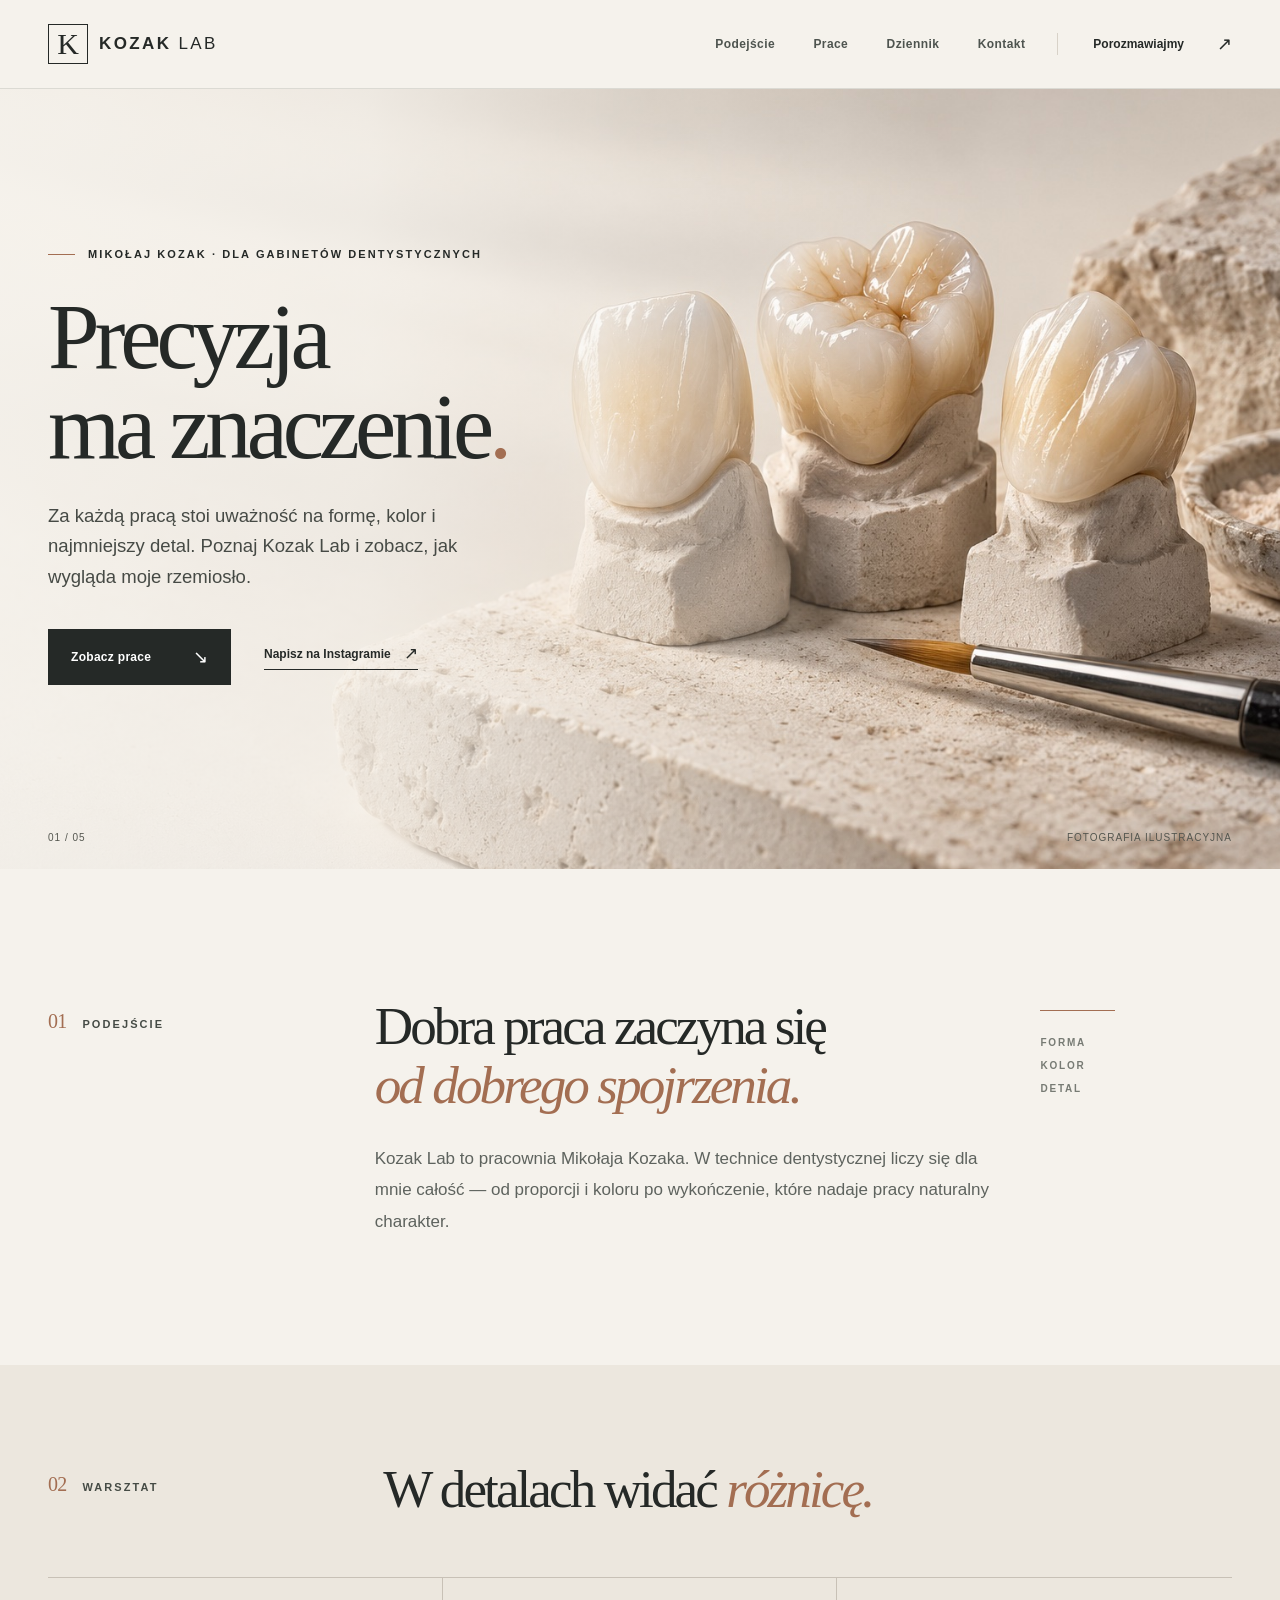
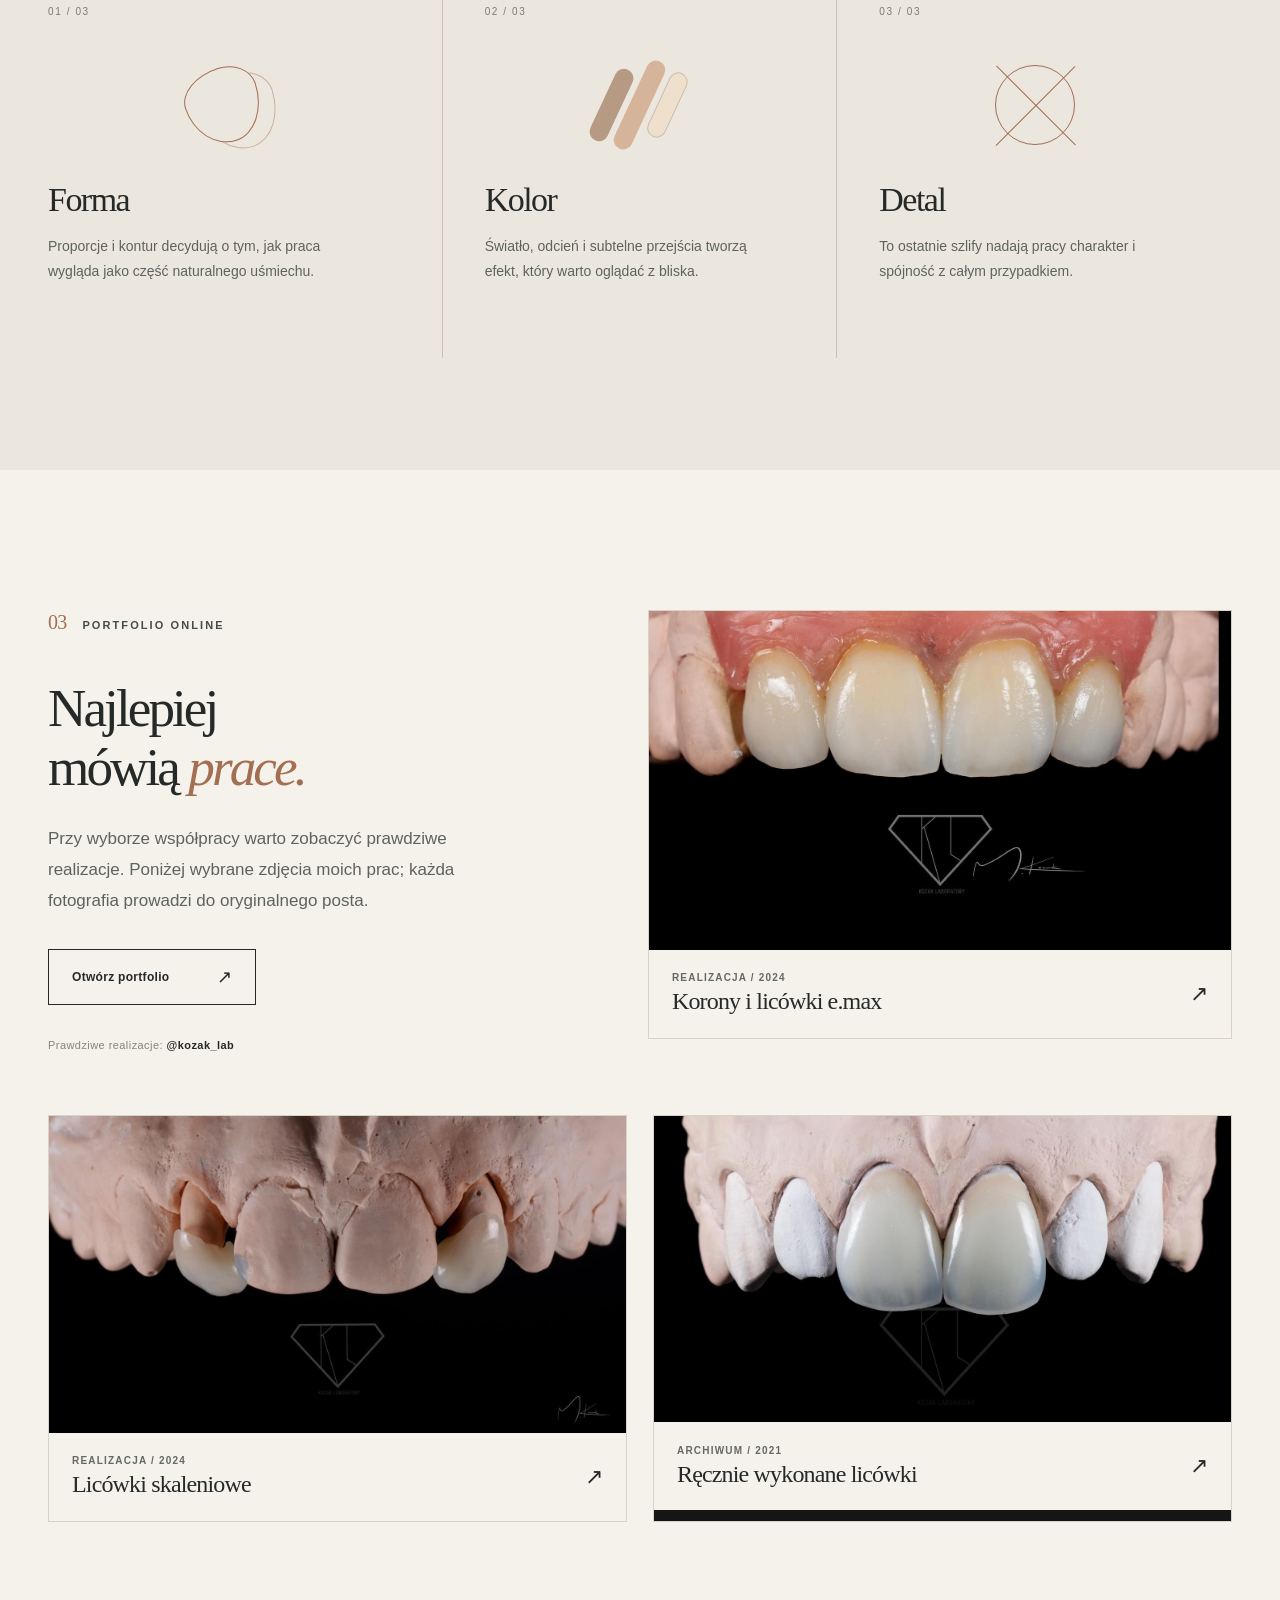
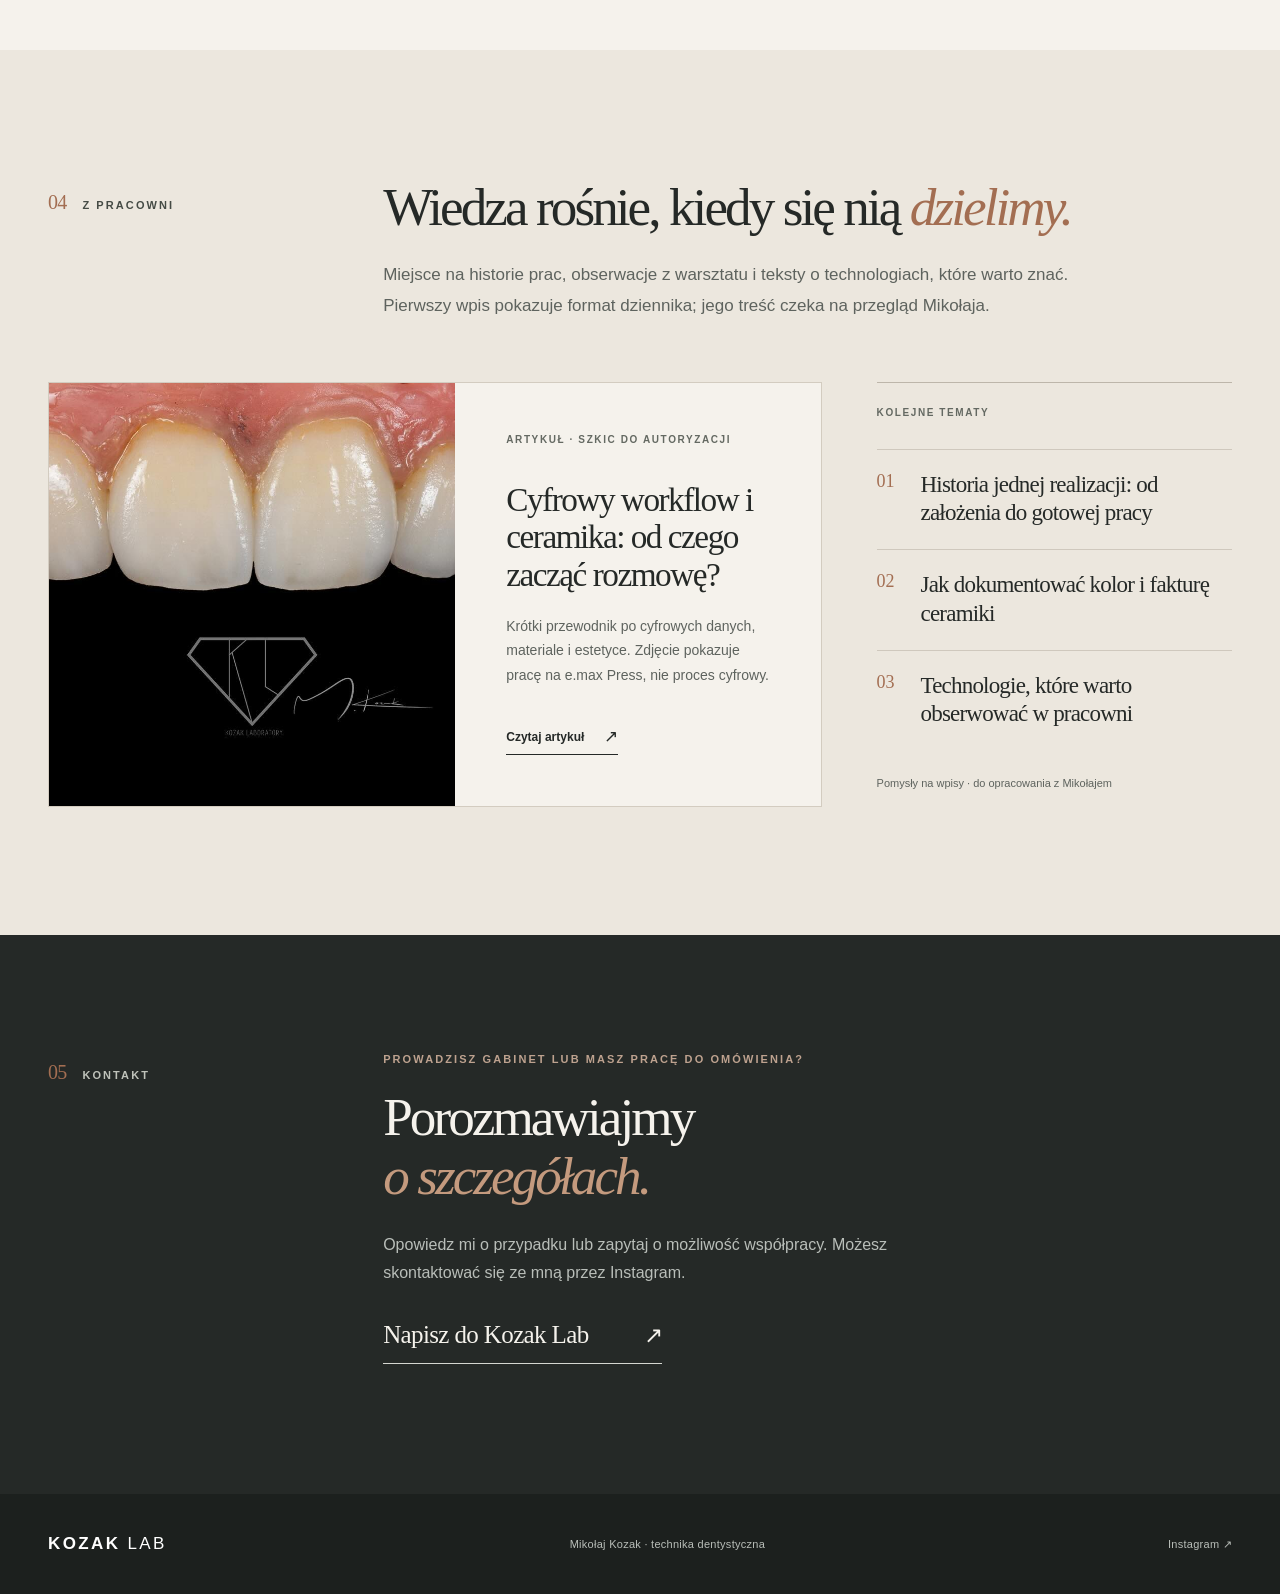
<file: index.html>
<!doctype html>
<html lang="pl">
  <head>
    <meta charset="utf-8" />
    <meta name="viewport" content="width=device-width, initial-scale=1" />
    <meta name="theme-color" content="#f5f2ec" />
    <meta name="description" content="Kozak Lab — prace techniki dentystycznej Mikołaja Kozaka. Poznaj podejście do formy, koloru i detalu oraz zobacz realizacje." />
    <title>Kozak Lab — Mikołaj Kozak, technika dentystyczna</title>
    <link rel="icon" href="assets/favicon.svg" type="image/svg+xml" />
    <link rel="preload" href="assets/ceramic-studio.jpg" as="image" />
    <link rel="stylesheet" href="styles.css" />
  </head>
  <body>
    <a class="skip-link" href="#main">Przejdź do treści</a>

    <header class="site-header">
      <div class="shell header-inner">
        <a class="brand" href="#top" aria-label="Kozak Lab — początek strony">
          <span class="brand-mark" aria-hidden="true">K</span>
          <span class="brand-name">KOZAK <span>LAB</span></span>
        </a>

        <nav class="main-nav" aria-label="Nawigacja główna">
          <a href="#podejscie">Podejście</a>
          <a href="#prace">Prace</a>
          <a href="#dziennik">Dziennik</a>
          <a href="#kontakt">Kontakt</a>
        </nav>

        <a class="header-contact" href="https://www.instagram.com/kozak_lab/" target="_blank" rel="noopener noreferrer" aria-label="Otwórz profil Kozak Lab na Instagramie w nowej karcie">
          Porozmawiajmy <span aria-hidden="true">↗</span>
        </a>
      </div>
    </header>

    <main id="main">
      <section class="hero" id="top" aria-labelledby="hero-title">
        <div class="hero-image" role="img" aria-label="Ilustracyjna fotografia ceramicznych uzupełnień protetycznych na modelach"></div>
        <div class="hero-shade"></div>
        <div class="shell hero-content">
          <p class="eyebrow hero-eyebrow"><span class="line"></span> MIKOŁAJ KOZAK · DLA GABINETÓW DENTYSTYCZNYCH</p>
          <h1 id="hero-title">Precyzja<br />ma znaczenie<span class="period">.</span></h1>
          <p class="hero-intro">Za każdą pracą stoi uważność na formę, kolor i najmniejszy detal. Poznaj Kozak Lab i zobacz, jak wygląda moje rzemiosło.</p>
          <div class="hero-actions">
            <a class="button button-dark" href="#prace">Zobacz prace <span aria-hidden="true">↘</span></a>
            <a class="text-link" href="https://www.instagram.com/kozak_lab/" target="_blank" rel="noopener noreferrer">Napisz na Instagramie <span aria-hidden="true">↗</span></a>
          </div>
        </div>
        <p class="image-note">Fotografia ilustracyjna</p>
        <div class="hero-index" aria-hidden="true">01 / 05</div>
      </section>

      <section class="intro-section section-space" id="podejscie" aria-labelledby="intro-title">
        <div class="shell intro-grid">
          <div class="section-label"><span class="label-number">01</span><span>PODEJŚCIE</span></div>
          <div class="intro-copy">
            <h2 id="intro-title">Dobra praca zaczyna się <em>od dobrego spojrzenia.</em></h2>
            <p>Kozak Lab to pracownia Mikołaja Kozaka. W technice dentystycznej liczy się dla mnie całość — od proporcji i koloru po wykończenie, które nadaje pracy naturalny charakter.</p>
          </div>
          <div class="intro-aside">
            <div class="rule"></div>
            <span>FORMA</span>
            <span>KOLOR</span>
            <span>DETAL</span>
          </div>
        </div>
      </section>

      <section class="principles-section" aria-labelledby="principles-title">
        <div class="shell">
          <div class="section-heading-row">
            <div class="section-label"><span class="label-number">02</span><span>WARSZTAT</span></div>
            <h2 id="principles-title">W detalach widać <em>różnicę.</em></h2>
          </div>
          <div class="principles-grid">
            <article class="principle">
              <span class="principle-number">01 / 03</span>
              <div class="principle-symbol symbol-form" aria-hidden="true"><span></span></div>
              <h3>Forma</h3>
              <p>Proporcje i kontur decydują o tym, jak praca wygląda jako część naturalnego uśmiechu.</p>
            </article>
            <article class="principle">
              <span class="principle-number">02 / 03</span>
              <div class="principle-symbol symbol-colour" aria-hidden="true"><span></span><span></span><span></span></div>
              <h3>Kolor</h3>
              <p>Światło, odcień i subtelne przejścia tworzą efekt, który warto oglądać z bliska.</p>
            </article>
            <article class="principle">
              <span class="principle-number">03 / 03</span>
              <div class="principle-symbol symbol-detail" aria-hidden="true"><span></span></div>
              <h3>Detal</h3>
              <p>To ostatnie szlify nadają pracy charakter i spójność z całym przypadkiem.</p>
            </article>
          </div>
        </div>
      </section>

      <section class="work-section section-space" id="prace" aria-labelledby="work-title">
        <div class="shell work-layout">
          <div class="work-copy">
            <div class="section-label"><span class="label-number">03</span><span>PORTFOLIO ONLINE</span></div>
            <h2 id="work-title">Najlepiej<br />mówią <em>prace.</em></h2>
            <p>Przy wyborze współpracy warto zobaczyć prawdziwe realizacje. Poniżej wybrane zdjęcia moich prac; każda fotografia prowadzi do oryginalnego posta.</p>
            <a class="button button-outline" href="https://www.instagram.com/kozak_lab/" target="_blank" rel="noopener noreferrer">Otwórz portfolio <span aria-hidden="true">↗</span></a>
            <p class="work-source">Prawdziwe realizacje: <strong>@kozak_lab</strong></p>
          </div>
          <a class="work-card work-card-feature" href="https://www.instagram.com/kozak_lab/p/C6Lt3WttWBO/" target="_blank" rel="noopener noreferrer" aria-label="Zobacz oryginalny post: korony i licówki e.max">
            <img src="assets/instagram-emax-crowns-veneers.jpg" alt="Korony i licówki e.max na modelu dentystycznym" width="1440" height="838" loading="lazy" />
            <span class="work-card-caption"><span><small>REALIZACJA / 2024</small><strong>Korony i licówki e.max</strong></span><span class="work-card-arrow" aria-hidden="true">↗</span></span>
          </a>
        </div>
        <div class="shell work-gallery" role="group" aria-label="Więcej prac Mikołaja Kozaka">
          <a class="work-card" href="https://www.instagram.com/kozak_lab/p/C5WOCHLNJHn/" target="_blank" rel="noopener noreferrer" aria-label="Zobacz oryginalny post: licówki skaleniowe z 2024 roku">
            <img src="assets/instagram-feldspathic-veneers-2024.jpg" alt="Dwie licówki skaleniowe na modelu dentystycznym" width="1440" height="790" loading="lazy" />
            <span class="work-card-caption"><span><small>REALIZACJA / 2024</small><strong>Licówki skaleniowe</strong></span><span class="work-card-arrow" aria-hidden="true">↗</span></span>
          </a>
          <a class="work-card" href="https://www.instagram.com/kozak_lab/p/COilRUqpZaP/" target="_blank" rel="noopener noreferrer" aria-label="Zobacz oryginalny post: ręcznie wykonane licówki skaleniowe z 2021 roku">
            <img src="assets/instagram-feldspathic-veneers-2021.jpg" alt="Dwie ręcznie wykonane licówki skaleniowe na modelu dentystycznym" width="1440" height="764" loading="lazy" />
            <span class="work-card-caption"><span><small>ARCHIWUM / 2021</small><strong>Ręcznie wykonane licówki</strong></span><span class="work-card-arrow" aria-hidden="true">↗</span></span>
          </a>
        </div>
      </section>

      <section class="journal-section section-space" id="dziennik" aria-labelledby="journal-title">
        <div class="shell journal-heading">
          <div class="section-label"><span class="label-number">04</span><span>Z PRACOWNI</span></div>
          <div>
            <h2 id="journal-title">Wiedza rośnie, kiedy się nią <em>dzielimy.</em></h2>
            <p>Miejsce na historie prac, obserwacje z warsztatu i teksty o technologiach, które warto znać. Pierwszy wpis pokazuje format dziennika; jego treść czeka na przegląd Mikołaja.</p>
          </div>
        </div>
        <div class="shell journal-grid">
          <article class="journal-feature">
            <div class="journal-feature-image">
              <img src="assets/instagram-emax-crowns-veneers.jpg" alt="Korony i licówki ceramiczne na modelu dentystycznym" width="1440" height="838" loading="lazy" />
            </div>
            <div class="journal-feature-copy">
              <p class="journal-meta">ARTYKUŁ · SZKIC DO AUTORYZACJI</p>
              <h3><a href="artykuly/cyfrowy-workflow-i-ceramika.html">Cyfrowy workflow i ceramika: od czego zacząć rozmowę?</a></h3>
              <p>Krótki przewodnik po cyfrowych danych, materiale i estetyce. Zdjęcie pokazuje pracę na e.max Press, nie proces cyfrowy.</p>
              <a class="journal-read" href="artykuly/cyfrowy-workflow-i-ceramika.html">Czytaj artykuł <span aria-hidden="true">↗</span></a>
            </div>
          </article>
          <aside class="journal-aside" aria-label="Tematy na przyszłe wpisy">
            <p class="journal-aside-label">KOLEJNE TEMATY</p>
            <div><span>01</span><p>Historia jednej realizacji: od założenia do gotowej pracy</p></div>
            <div><span>02</span><p>Jak dokumentować kolor i fakturę ceramiki</p></div>
            <div><span>03</span><p>Technologie, które warto obserwować w pracowni</p></div>
            <small>Pomysły na wpisy · do opracowania z Mikołajem</small>
          </aside>
        </div>
      </section>

      <section class="contact-section" id="kontakt" aria-labelledby="contact-title">
        <div class="shell contact-inner">
          <div class="section-label light"><span class="label-number">05</span><span>KONTAKT</span></div>
          <div class="contact-main">
            <p class="contact-kicker">PROWADZISZ GABINET LUB MASZ PRACĘ DO OMÓWIENIA?</p>
            <h2 id="contact-title">Porozmawiajmy<br /><em>o szczegółach.</em></h2>
            <p>Opowiedz mi o przypadku lub zapytaj o możliwość współpracy. Możesz skontaktować się ze mną przez Instagram.</p>
            <a class="contact-link" href="https://www.instagram.com/kozak_lab/" target="_blank" rel="noopener noreferrer">Napisz do Kozak Lab <span aria-hidden="true">↗</span></a>
          </div>
        </div>
      </section>
    </main>

    <footer class="site-footer">
      <div class="shell footer-inner">
        <a class="footer-brand" href="#top">KOZAK <span>LAB</span></a>
        <p>Mikołaj Kozak · technika dentystyczna</p>
        <a href="https://www.instagram.com/kozak_lab/" target="_blank" rel="noopener noreferrer">Instagram ↗</a>
      </div>
    </footer>
  </body>
</html>
</file>
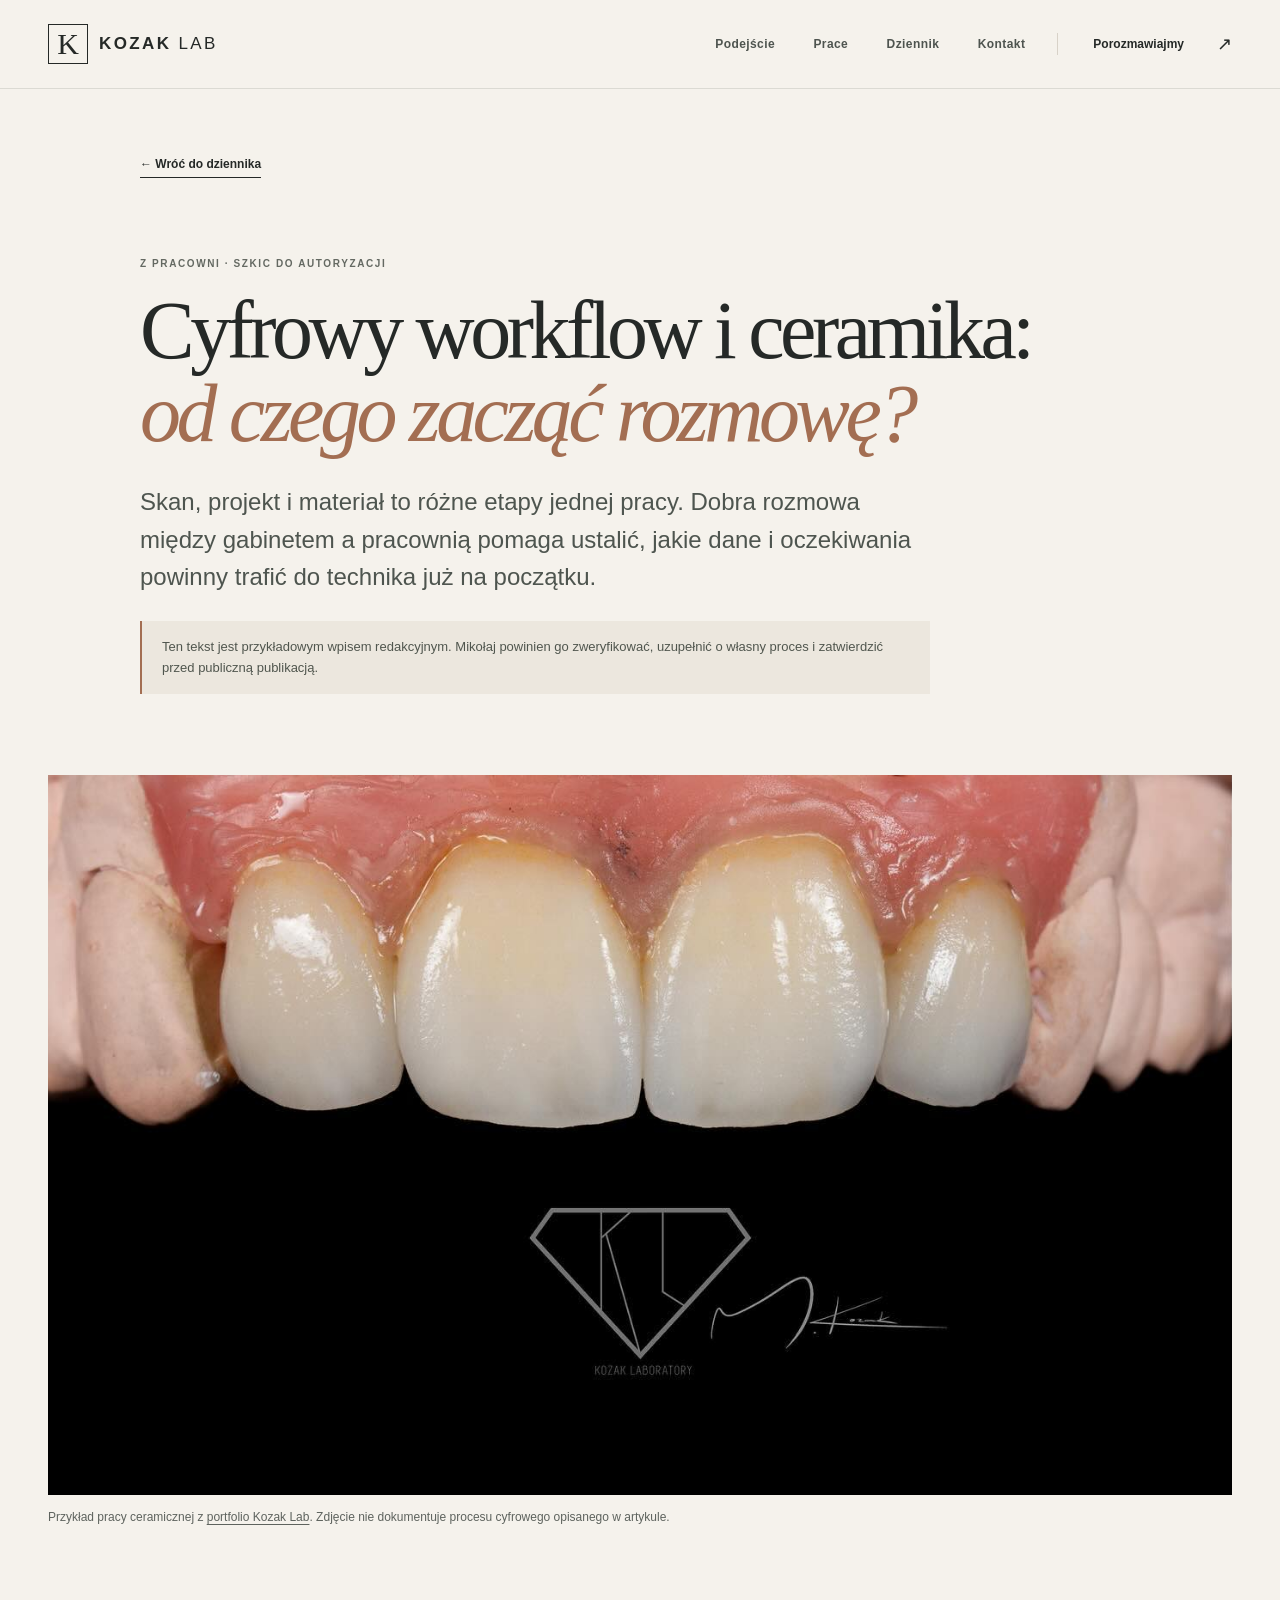
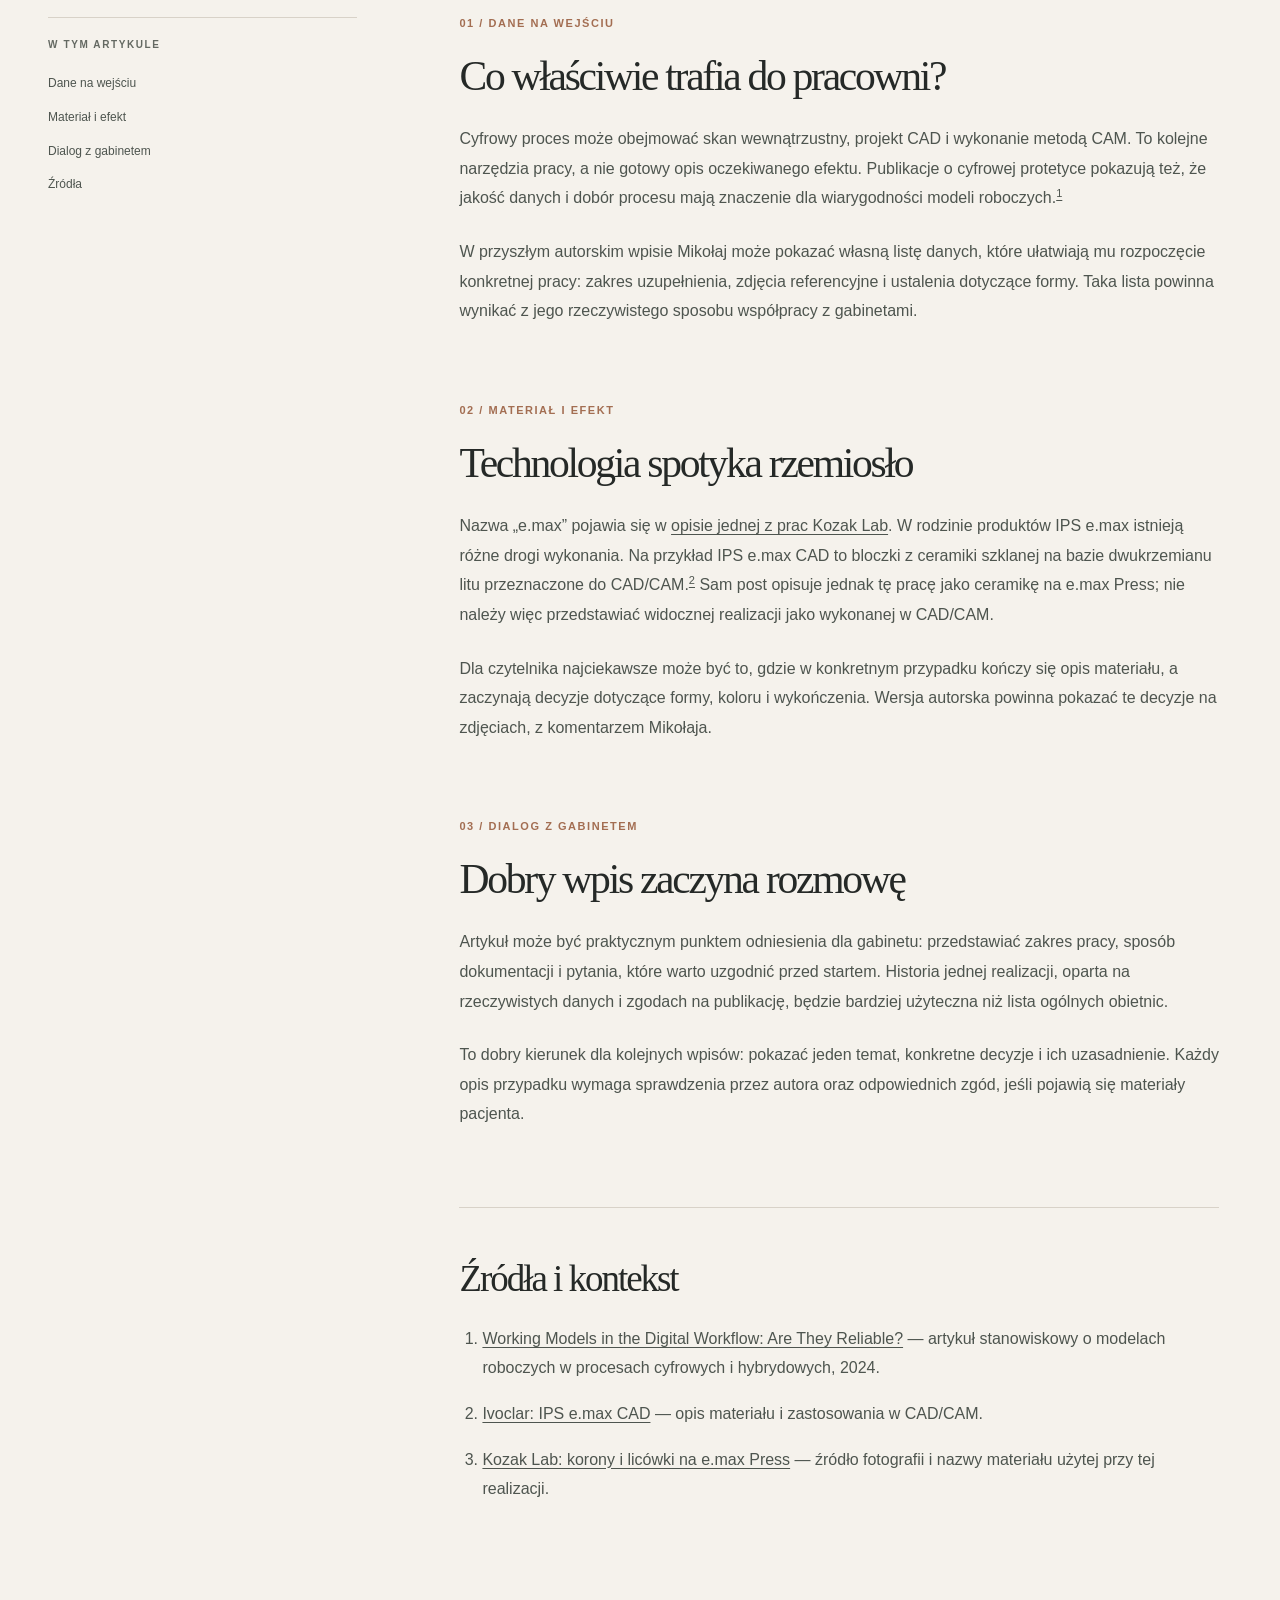
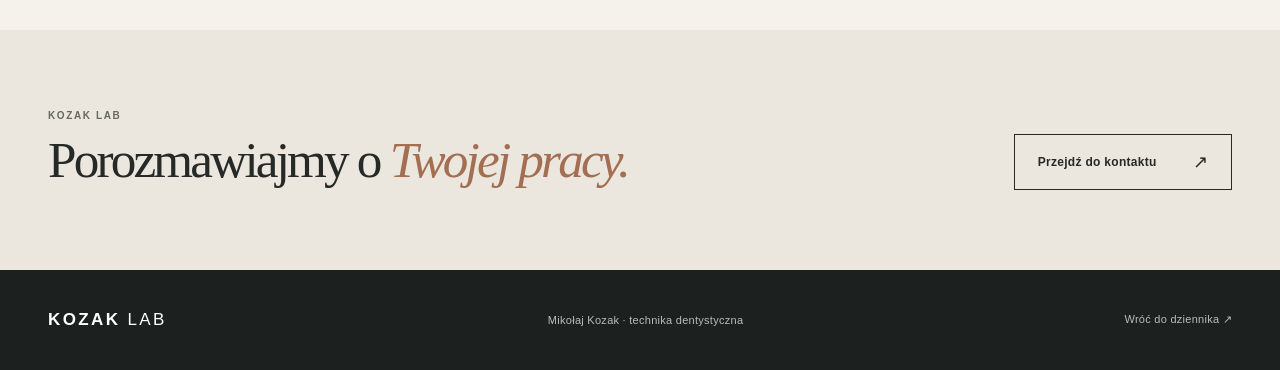
<file: artykuly/cyfrowy-workflow-i-ceramika.html>
<!doctype html>
<html lang="pl">
  <head>
    <meta charset="utf-8" />
    <meta name="viewport" content="width=device-width, initial-scale=1" />
    <meta name="theme-color" content="#f5f2ec" />
    <meta name="robots" content="noindex,nofollow" />
    <meta name="description" content="Szkic artykułu Kozak Lab o rozmowie między gabinetem a pracownią przy cyfrowym workflow i pracy ceramicznej." />
    <title>Cyfrowy workflow i ceramika — Kozak Lab</title>
    <link rel="icon" href="../assets/favicon.svg" type="image/svg+xml" />
    <link rel="stylesheet" href="../styles.css" />
  </head>
  <body>
    <a class="skip-link" href="#main">Przejdź do treści</a>
    <header class="site-header">
      <div class="shell header-inner">
        <a class="brand" href="../index.html#top" aria-label="Kozak Lab — strona główna">
          <span class="brand-mark" aria-hidden="true">K</span>
          <span class="brand-name">KOZAK <span>LAB</span></span>
        </a>
        <nav class="main-nav" aria-label="Nawigacja główna">
          <a href="../index.html#podejscie">Podejście</a>
          <a href="../index.html#prace">Prace</a>
          <a href="../index.html#dziennik">Dziennik</a>
          <a href="../index.html#kontakt">Kontakt</a>
        </nav>
        <a class="header-contact" href="../index.html#kontakt">Porozmawiajmy <span aria-hidden="true">↗</span></a>
      </div>
    </header>

    <main id="main">
      <article class="article-page">
        <div class="shell article-top">
          <a class="article-back" href="../index.html#dziennik">← Wróć do dziennika</a>
          <p class="journal-meta">Z PRACOWNI · SZKIC DO AUTORYZACJI</p>
          <h1>Cyfrowy workflow i ceramika: <em>od czego zacząć rozmowę?</em></h1>
          <p class="article-lead">Skan, projekt i materiał to różne etapy jednej pracy. Dobra rozmowa między gabinetem a pracownią pomaga ustalić, jakie dane i oczekiwania powinny trafić do technika już na początku.</p>
          <p class="article-draft">Ten tekst jest przykładowym wpisem redakcyjnym. Mikołaj powinien go zweryfikować, uzupełnić o własny proces i zatwierdzić przed publiczną publikacją.</p>
        </div>

        <figure class="article-figure shell">
          <img src="../assets/instagram-emax-crowns-veneers.jpg" alt="Korony i licówki ceramiczne na modelu dentystycznym" width="1440" height="838" />
          <figcaption>Przykład pracy ceramicznej z <a href="https://www.instagram.com/kozak_lab/p/C6Lt3WttWBO/" target="_blank" rel="noopener noreferrer">portfolio Kozak Lab</a>. Zdjęcie nie dokumentuje procesu cyfrowego opisanego w artykule.</figcaption>
        </figure>

        <div class="shell article-layout">
          <aside class="article-toc" aria-label="Spis treści">
            <span>W TYM ARTYKULE</span>
            <a href="#dane">Dane na wejściu</a>
            <a href="#material">Materiał i efekt</a>
            <a href="#dialog">Dialog z gabinetem</a>
            <a href="#zrodla">Źródła</a>
          </aside>
          <div class="article-body">
            <section id="dane" aria-labelledby="dane-title">
              <p class="article-step">01 / DANE NA WEJŚCIU</p>
              <h2 id="dane-title">Co właściwie trafia do pracowni?</h2>
              <p>Cyfrowy proces może obejmować skan wewnątrzustny, projekt CAD i wykonanie metodą CAM. To kolejne narzędzia pracy, a nie gotowy opis oczekiwanego efektu. Publikacje o cyfrowej protetyce pokazują też, że jakość danych i dobór procesu mają znaczenie dla wiarygodności modeli roboczych.<sup><a href="#source-1" aria-label="Przejdź do źródła 1">1</a></sup></p>
              <p>W przyszłym autorskim wpisie Mikołaj może pokazać własną listę danych, które ułatwiają mu rozpoczęcie konkretnej pracy: zakres uzupełnienia, zdjęcia referencyjne i ustalenia dotyczące formy. Taka lista powinna wynikać z jego rzeczywistego sposobu współpracy z gabinetami.</p>
            </section>

            <section id="material" aria-labelledby="material-title">
              <p class="article-step">02 / MATERIAŁ I EFEKT</p>
              <h2 id="material-title">Technologia spotyka rzemiosło</h2>
              <p>Nazwa „e.max” pojawia się w <a href="https://www.instagram.com/kozak_lab/p/C6Lt3WttWBO/" target="_blank" rel="noopener noreferrer">opisie jednej z prac Kozak Lab</a>. W rodzinie produktów IPS e.max istnieją różne drogi wykonania. Na przykład IPS e.max CAD to bloczki z ceramiki szklanej na bazie dwukrzemianu litu przeznaczone do CAD/CAM.<sup><a href="#source-2" aria-label="Przejdź do źródła 2">2</a></sup> Sam post opisuje jednak tę pracę jako ceramikę na e.max Press; nie należy więc przedstawiać widocznej realizacji jako wykonanej w CAD/CAM.</p>
              <p>Dla czytelnika najciekawsze może być to, gdzie w konkretnym przypadku kończy się opis materiału, a zaczynają decyzje dotyczące formy, koloru i wykończenia. Wersja autorska powinna pokazać te decyzje na zdjęciach, z komentarzem Mikołaja.</p>
            </section>

            <section id="dialog" aria-labelledby="dialog-title">
              <p class="article-step">03 / DIALOG Z GABINETEM</p>
              <h2 id="dialog-title">Dobry wpis zaczyna rozmowę</h2>
              <p>Artykuł może być praktycznym punktem odniesienia dla gabinetu: przedstawiać zakres pracy, sposób dokumentacji i pytania, które warto uzgodnić przed startem. Historia jednej realizacji, oparta na rzeczywistych danych i zgodach na publikację, będzie bardziej użyteczna niż lista ogólnych obietnic.</p>
              <p>To dobry kierunek dla kolejnych wpisów: pokazać jeden temat, konkretne decyzje i ich uzasadnienie. Każdy opis przypadku wymaga sprawdzenia przez autora oraz odpowiednich zgód, jeśli pojawią się materiały pacjenta.</p>
            </section>

            <section class="article-sources" id="zrodla" aria-labelledby="sources-title">
              <h2 id="sources-title">Źródła i kontekst</h2>
              <ol>
                <li id="source-1"><a href="https://pubmed.ncbi.nlm.nih.gov/38787588/" target="_blank" rel="noopener noreferrer">Working Models in the Digital Workflow: Are They Reliable?</a> — artykuł stanowiskowy o modelach roboczych w procesach cyfrowych i hybrydowych, 2024.</li>
                <li id="source-2"><a href="https://www.ivoclar.com/en_gb/ipsemaxcad" target="_blank" rel="noopener noreferrer">Ivoclar: IPS e.max CAD</a> — opis materiału i zastosowania w CAD/CAM.</li>
                <li><a href="https://www.instagram.com/kozak_lab/p/C6Lt3WttWBO/" target="_blank" rel="noopener noreferrer">Kozak Lab: korony i licówki na e.max Press</a> — źródło fotografii i nazwy materiału użytej przy tej realizacji.</li>
              </ol>
            </section>
          </div>
        </div>
      </article>

      <section class="article-next">
        <div class="shell article-next-inner">
          <div><p class="journal-meta">KOZAK LAB</p><h2>Porozmawiajmy o <em>Twojej pracy.</em></h2></div>
          <a class="button button-outline" href="../index.html#kontakt">Przejdź do kontaktu <span aria-hidden="true">↗</span></a>
        </div>
      </section>
    </main>

    <footer class="site-footer">
      <div class="shell footer-inner">
        <a class="footer-brand" href="../index.html#top">KOZAK <span>LAB</span></a>
        <p>Mikołaj Kozak · technika dentystyczna</p>
        <a href="../index.html#dziennik">Wróć do dziennika ↗</a>
      </div>
    </footer>
  </body>
</html>
</file>
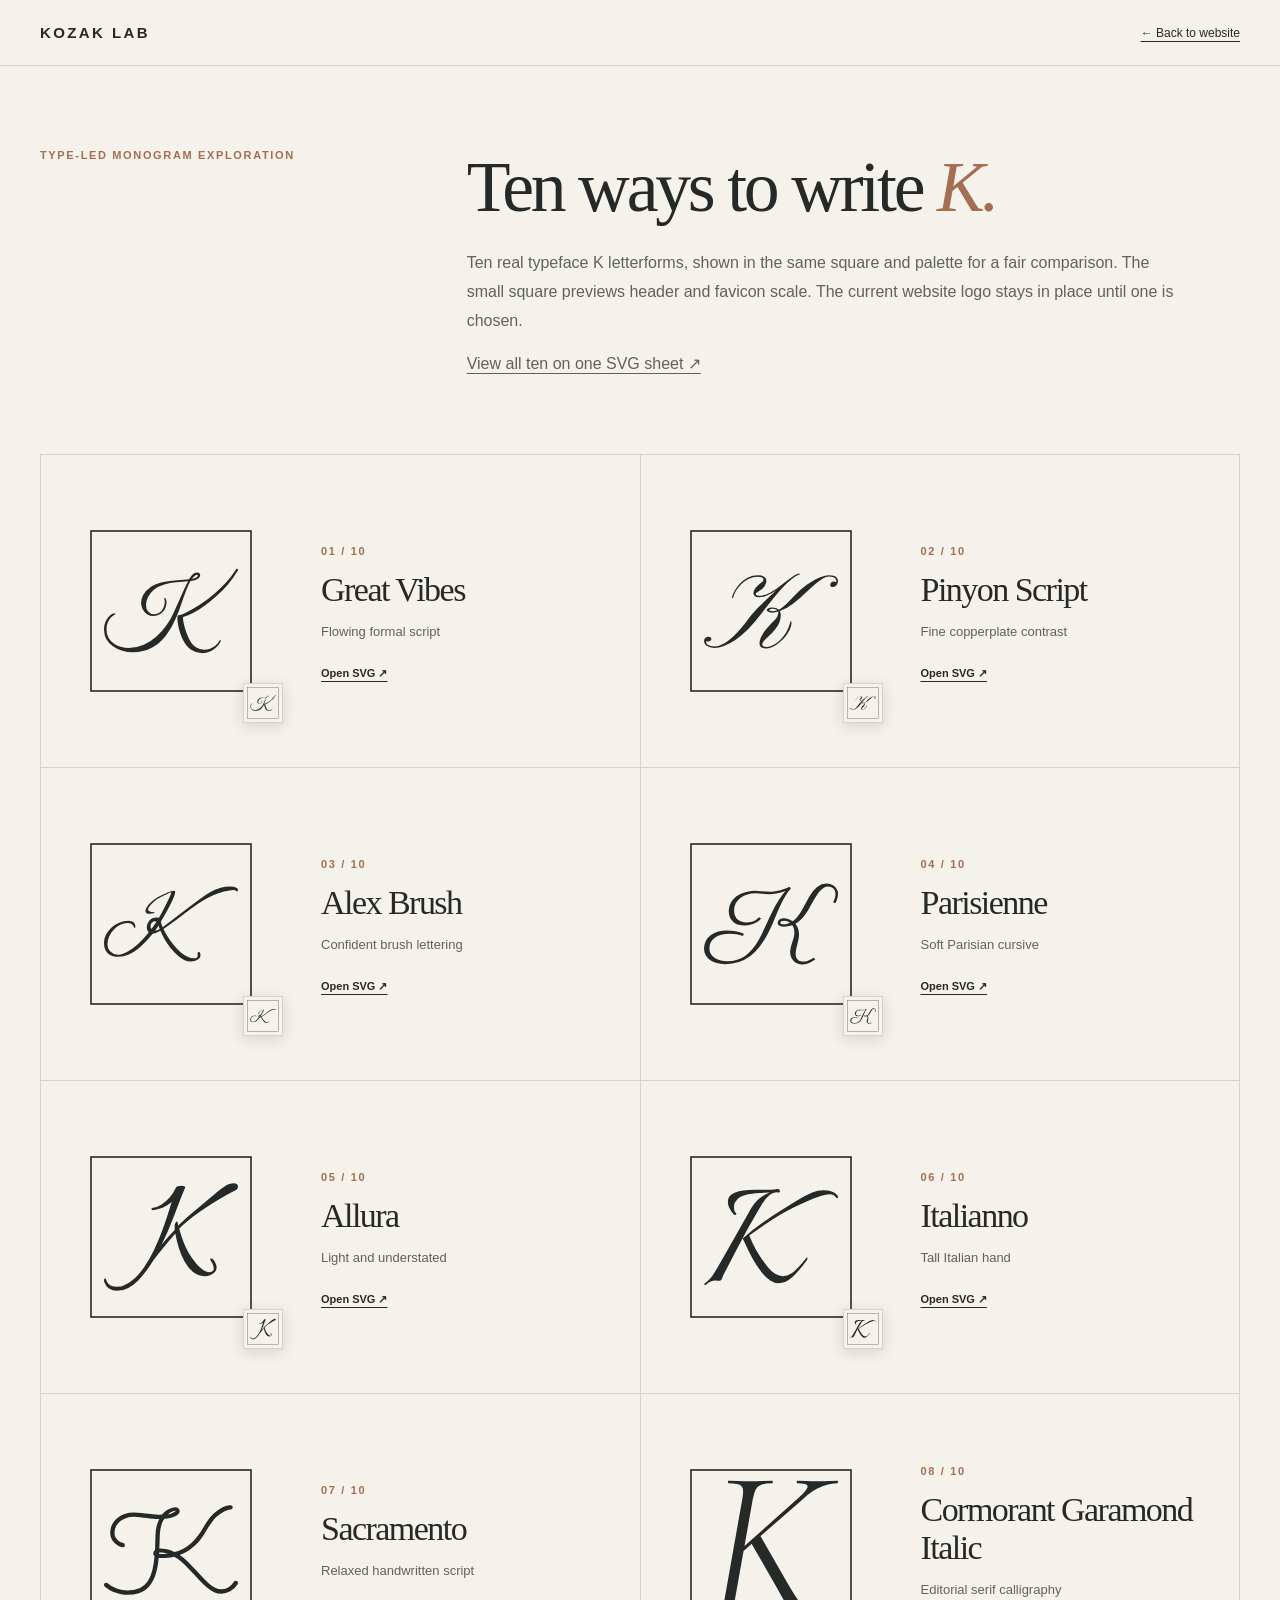
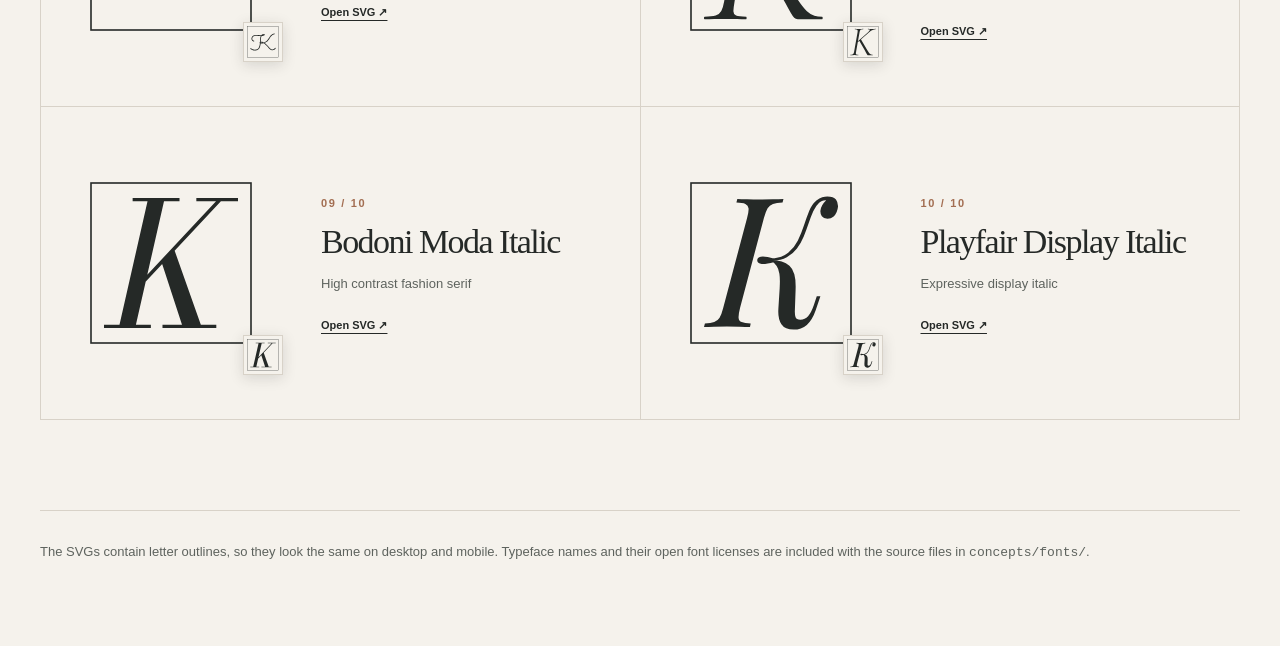
<file: concepts/monogram-options.html>
<!doctype html>
<html lang="en">
<head>
  <meta charset="utf-8" />
  <meta name="viewport" content="width=device-width, initial-scale=1" />
  <meta name="robots" content="noindex,nofollow" />
  <title>Kozak Lab — K monogram studies</title>
  <style>
    :root { --paper:#f5f2ec; --ink:#252927; --muted:#5e635e; --line:#d8d2c8; --copper:#a36e52; }
    * { box-sizing:border-box; }
    body { margin:0; background:var(--paper); color:var(--ink); font-family:Helvetica,Arial,sans-serif; }
    a { color:inherit; text-underline-offset:4px; }
    a:focus-visible { outline:2px solid var(--copper); outline-offset:4px; }
    .shell { width:min(100% - 80px,1260px); margin:auto; }
    header { padding:24px 0; border-bottom:1px solid var(--line); }
    header .shell { display:flex; justify-content:space-between; align-items:center; gap:20px; }
    .brand { font-size:15px; font-weight:700; letter-spacing:.16em; text-decoration:none; white-space:nowrap; }
    header a:last-child { font-size:12px; }
    .intro { display:grid; grid-template-columns:1fr 2fr; gap:40px; padding:83px 0 75px; }
    .eyebrow,.number { color:var(--copper); font-size:11px; font-weight:700; letter-spacing:.15em; }
    h1,h2,p { margin-top:0; }
    h1,h2 { font-family:Georgia,'Times New Roman',serif; font-weight:400; letter-spacing:-.045em; }
    h1 { max-width:750px; margin-bottom:24px; font-size:clamp(47px,5.6vw,76px); line-height:1.06; }
    h1 em { color:var(--copper); font-weight:400; }
    .intro p { max-width:720px; margin-bottom:0; color:var(--muted); font-size:16px; line-height:1.8; }
    .intro p+p { margin-top:15px; }
    .grid { display:grid; grid-template-columns:repeat(2,minmax(0,1fr)); gap:1px; background:var(--line); border:1px solid var(--line); margin-bottom:90px; }
    .option { display:grid; grid-template-columns:220px 1fr; align-items:center; gap:30px; min-height:312px; padding:30px; background:var(--paper); }
    .option-art { position:relative; width:200px; height:200px; }
    .option-art .large { display:block; width:200px; height:200px; }
    .option-art .small { position:absolute; width:40px; height:40px; right:-12px; bottom:-12px; box-shadow:0 3px 14px #25292726; border:1px solid var(--line); }
    .option-copy h2 { margin:12px 0 12px; font-size:34px; }
    .option-copy p { max-width:240px; color:var(--muted); font-size:13px; line-height:1.65; }
    .option-copy a { display:inline-block; margin-top:12px; font-size:11px; font-weight:700; }
    .note { border-top:1px solid var(--line); padding:30px 0 70px; color:var(--muted); font-size:13px; line-height:1.7; }
    @media(max-width:1050px) { .option { grid-template-columns:160px 1fr; gap:20px; } .option-art,.option-art .large { width:160px; height:160px; } }
    @media(max-width:760px) { .shell { width:min(100% - 36px,1260px); } .intro { display:block; padding:60px 0 48px; } .eyebrow { display:block; margin-bottom:25px; } .grid { grid-template-columns:1fr; } .option { grid-template-columns:150px 1fr; min-height:230px; padding:22px; } .option-art,.option-art .large { width:150px; height:150px; } }
    @media(max-width:440px) { .option { grid-template-columns:124px 1fr; gap:14px; padding:14px; } .option-art,.option-art .large { width:124px; height:124px; } .option-art .small { width:32px; height:32px; } .option-copy h2 { font-size:26px; } .option-copy p { font-size:12px; } }
  </style>
</head>
<body>
  <header><div class="shell"><a class="brand" href="../index.html">KOZAK LAB</a><a href="../index.html">← Back to website</a></div></header>
  <main class="shell">
    <div class="intro"><span class="eyebrow">TYPE-LED MONOGRAM EXPLORATION</span><div><h1>Ten ways to write <em>K.</em></h1><p>Ten real typeface K letterforms, shown in the same square and palette for a fair comparison. The small square previews header and favicon scale. The current website logo stays in place until one is chosen.</p><p><a href="monogram-sheet.svg">View all ten on one SVG sheet ↗</a></p></div></div>
    <div class="grid"><article class="option"><div class="option-art"><img class="large" src="monograms/k-01.svg" alt="K rendered in Great Vibes" width="200" height="200" /><img class="small" src="monograms/k-01.svg" alt="" width="40" height="40" /></div><div class="option-copy"><span class="number">01 / 10</span><h2>Great Vibes</h2><p>Flowing formal script</p><a href="monograms/k-01.svg">Open SVG ↗</a></div></article>
<article class="option"><div class="option-art"><img class="large" src="monograms/k-02.svg" alt="K rendered in Pinyon Script" width="200" height="200" /><img class="small" src="monograms/k-02.svg" alt="" width="40" height="40" /></div><div class="option-copy"><span class="number">02 / 10</span><h2>Pinyon Script</h2><p>Fine copperplate contrast</p><a href="monograms/k-02.svg">Open SVG ↗</a></div></article>
<article class="option"><div class="option-art"><img class="large" src="monograms/k-03.svg" alt="K rendered in Alex Brush" width="200" height="200" /><img class="small" src="monograms/k-03.svg" alt="" width="40" height="40" /></div><div class="option-copy"><span class="number">03 / 10</span><h2>Alex Brush</h2><p>Confident brush lettering</p><a href="monograms/k-03.svg">Open SVG ↗</a></div></article>
<article class="option"><div class="option-art"><img class="large" src="monograms/k-04.svg" alt="K rendered in Parisienne" width="200" height="200" /><img class="small" src="monograms/k-04.svg" alt="" width="40" height="40" /></div><div class="option-copy"><span class="number">04 / 10</span><h2>Parisienne</h2><p>Soft Parisian cursive</p><a href="monograms/k-04.svg">Open SVG ↗</a></div></article>
<article class="option"><div class="option-art"><img class="large" src="monograms/k-05.svg" alt="K rendered in Allura" width="200" height="200" /><img class="small" src="monograms/k-05.svg" alt="" width="40" height="40" /></div><div class="option-copy"><span class="number">05 / 10</span><h2>Allura</h2><p>Light and understated</p><a href="monograms/k-05.svg">Open SVG ↗</a></div></article>
<article class="option"><div class="option-art"><img class="large" src="monograms/k-06.svg" alt="K rendered in Italianno" width="200" height="200" /><img class="small" src="monograms/k-06.svg" alt="" width="40" height="40" /></div><div class="option-copy"><span class="number">06 / 10</span><h2>Italianno</h2><p>Tall Italian hand</p><a href="monograms/k-06.svg">Open SVG ↗</a></div></article>
<article class="option"><div class="option-art"><img class="large" src="monograms/k-07.svg" alt="K rendered in Sacramento" width="200" height="200" /><img class="small" src="monograms/k-07.svg" alt="" width="40" height="40" /></div><div class="option-copy"><span class="number">07 / 10</span><h2>Sacramento</h2><p>Relaxed handwritten script</p><a href="monograms/k-07.svg">Open SVG ↗</a></div></article>
<article class="option"><div class="option-art"><img class="large" src="monograms/k-08.svg" alt="K rendered in Cormorant Garamond Italic" width="200" height="200" /><img class="small" src="monograms/k-08.svg" alt="" width="40" height="40" /></div><div class="option-copy"><span class="number">08 / 10</span><h2>Cormorant Garamond Italic</h2><p>Editorial serif calligraphy</p><a href="monograms/k-08.svg">Open SVG ↗</a></div></article>
<article class="option"><div class="option-art"><img class="large" src="monograms/k-09.svg" alt="K rendered in Bodoni Moda Italic" width="200" height="200" /><img class="small" src="monograms/k-09.svg" alt="" width="40" height="40" /></div><div class="option-copy"><span class="number">09 / 10</span><h2>Bodoni Moda Italic</h2><p>High contrast fashion serif</p><a href="monograms/k-09.svg">Open SVG ↗</a></div></article>
<article class="option"><div class="option-art"><img class="large" src="monograms/k-10.svg" alt="K rendered in Playfair Display Italic" width="200" height="200" /><img class="small" src="monograms/k-10.svg" alt="" width="40" height="40" /></div><div class="option-copy"><span class="number">10 / 10</span><h2>Playfair Display Italic</h2><p>Expressive display italic</p><a href="monograms/k-10.svg">Open SVG ↗</a></div></article></div>
    <p class="note">The SVGs contain letter outlines, so they look the same on desktop and mobile. Typeface names and their open font licenses are included with the source files in <code>concepts/fonts/</code>.</p>
  </main>
</body>
</html>
</file>
<file: styles.css>
:root {
  --paper: #f5f2ec;
  --paper-deep: #ece7de;
  --ink: #252927;
  --muted: #5e635e;
  --line: #d8d2c8;
  --accent: #a36e52;
  --serif: Georgia, 'Times New Roman', serif;
  --sans: 'Helvetica Neue', Helvetica, Arial, sans-serif;
}

*, *::before, *::after { box-sizing: border-box; }
html { scroll-behavior: smooth; }
body { margin: 0; background: var(--paper); color: var(--ink); font-family: var(--sans); -webkit-font-smoothing: antialiased; }
a { color: inherit; text-decoration: none; }
button, a { -webkit-tap-highlight-color: transparent; }
a:focus-visible { outline: 2px solid var(--accent); outline-offset: 5px; }
::selection { background: #d7b5a2; color: var(--ink); }
.shell { width: min(100% - 96px, 1380px); margin-inline: auto; }
.skip-link { position: absolute; top: -80px; left: 20px; z-index: 20; padding: 12px 18px; background: white; color: var(--ink); }
.skip-link:focus { top: 14px; }

.site-header { position: relative; z-index: 10; background: var(--paper); border-bottom: 1px solid rgba(37,41,39,.12); }
.header-inner { min-height: 88px; display: flex; align-items: center; justify-content: space-between; gap: 32px; }
.brand { display: inline-flex; align-items: center; gap: 11px; flex: none; }
.brand-mark { display: grid; place-items: center; width: 40px; height: 40px; border: 1px solid var(--ink); font-family: var(--serif); font-size: 30px; line-height: 1; }
.brand-name, .footer-brand { font-size: 17px; font-weight: 700; letter-spacing: .14em; white-space: nowrap; }
.brand-name span, .footer-brand span { font-weight: 300; }
.main-nav { display: flex; align-items: center; gap: clamp(22px, 3vw, 52px); margin-left: auto; }
.main-nav a { font-size: 12px; font-weight: 600; letter-spacing: .035em; color: #4e544f; transition: color .2s; }
.main-nav a:hover, .header-contact:hover { color: var(--accent); }
.header-contact { display: flex; align-items: center; gap: 33px; border-left: 1px solid var(--line); padding-left: 35px; font-size: 12px; font-weight: 700; white-space: nowrap; transition: color .2s; }
.header-contact span { font-size: 18px; font-weight: 400; }

.hero { position: relative; min-height: min(780px, calc(100svh - 88px)); display: flex; align-items: center; overflow: hidden; background: #e8e0d5; }
.hero-image { position: absolute; inset: 0; background: url('assets/ceramic-studio.jpg') center center / cover no-repeat; transform: scale(1.015); }
.hero-shade { position: absolute; inset: 0; background: linear-gradient(90deg, rgba(245,242,236,.90) 0%, rgba(245,242,236,.78) 29%, rgba(245,242,236,.35) 50%, rgba(245,242,236,0) 72%); }
.hero-content { position: relative; z-index: 1; padding-top: 80px; padding-bottom: 105px; }
.eyebrow, .section-label, .contact-kicker { font-size: 11px; font-weight: 700; letter-spacing: .19em; }
.hero-eyebrow { display: flex; align-items: center; gap: 13px; margin: 0 0 32px; }
.hero-eyebrow .line { width: 27px; height: 1px; background: var(--accent); }
h1, h2, h3, p { margin-top: 0; }
h1, h2, h3 { font-weight: 400; }
h1, h2 { font-family: var(--serif); letter-spacing: -.055em; }
h1 { max-width: 850px; margin-bottom: 29px; font-size: clamp(64px, 7.25vw, 118px); line-height: .97; }
.period { color: var(--accent); }
.hero-intro { max-width: 480px; margin-bottom: 37px; color: #464a45; font-size: clamp(16px, 1.45vw, 19px); line-height: 1.62; }
.hero-actions { display: flex; align-items: center; gap: 33px; flex-wrap: wrap; }
.button { min-height: 56px; display: inline-flex; align-items: center; justify-content: space-between; gap: 36px; padding: 0 23px; font-size: 12px; font-weight: 700; letter-spacing: .025em; transition: background .2s, color .2s, transform .2s; }
.button:hover { transform: translateY(-2px); }
.button span { font-size: 18px; font-weight: 400; }
.button-dark { background: var(--ink); color: #fff; min-width: 183px; }
.button-dark:hover { background: #47514b; }
.text-link { display: inline-flex; gap: 13px; align-items: center; border-bottom: 1px solid var(--ink); padding-bottom: 5px; font-size: 12px; font-weight: 700; }
.text-link span { font-size: 17px; font-weight: 400; }
.text-link:hover { color: var(--accent); border-color: var(--accent); }
.image-note, .hero-index { position: absolute; z-index: 1; bottom: 26px; margin: 0; font-size: 10px; letter-spacing: .1em; text-transform: uppercase; color: #555750; }
.image-note { right: 48px; }
.hero-index { left: 48px; }

.section-space { padding-block: clamp(100px, 10vw, 166px); }
.intro-grid { display: grid; grid-template-columns: 1fr 2.15fr .65fr; gap: 32px; align-items: start; }
.section-label { display: flex; align-items: baseline; gap: 16px; padding-top: 13px; white-space: nowrap; color: #454b45; }
.label-number { font-family: var(--serif); color: var(--accent); font-size: 20px; font-weight: 400; letter-spacing: -.04em; }
.intro-copy h2, .section-heading-row h2, .work-copy h2, .contact-main h2 { font-size: clamp(43px, 4.15vw, 69px); line-height: 1.11; }
h2 em { font-weight: 400; color: var(--accent); }
.intro-copy h2 { margin-bottom: 28px; }
.intro-copy h2 em { display: block; }
.intro-copy p { max-width: 650px; color: var(--muted); font-size: 17px; line-height: 1.85; margin-bottom: 0; }
.intro-aside { display: flex; flex-direction: column; gap: 12px; padding-top: 13px; color: #777b74; font-size: 10px; font-weight: 700; letter-spacing: .18em; }
.intro-aside .rule { width: 75px; height: 1px; margin-bottom: 14px; background: var(--accent); }

.principles-section { padding-block: 95px 112px; background: var(--paper-deep); }
.section-heading-row { display: grid; grid-template-columns: 1fr 2.8fr; gap: 32px; align-items: start; padding-bottom: 58px; }
.section-heading-row h2 { margin-bottom: 0; }
.principles-grid { display: grid; grid-template-columns: repeat(3, 1fr); border-top: 1px solid #c8c1b6; }
.principle { min-height: 380px; position: relative; padding: 28px 42px 20px 0; border-right: 1px solid #c8c1b6; }
.principle + .principle { padding-left: 42px; }
.principle:last-child { border-right: 0; }
.principle-number { display: block; font-size: 10px; color: #797d76; letter-spacing: .16em; }
.principle-symbol { height: 128px; display: flex; align-items: center; justify-content: center; margin-block: 24px 12px; }
.symbol-form span { width: 75px; height: 75px; border: 1px solid var(--accent); border-radius: 58% 42% 48% 52% / 38% 35% 65% 62%; transform: rotate(-18deg); box-shadow: 14px 11px 0 -1px var(--paper-deep), 14px 11px 0 0 rgba(163,110,82,.45); }
.symbol-colour { gap: 9px; }
.symbol-colour span { width: 19px; height: 78px; border-radius: 20px; background: #b79a83; transform: rotate(25deg); }
.symbol-colour span:nth-child(2) { height: 96px; background: #d6b49a; }
.symbol-colour span:nth-child(3) { height: 70px; background: #eee0cc; border: 1px solid #cebda9; }
.symbol-detail span { position: relative; width: 80px; height: 80px; border: 1px solid var(--accent); border-radius: 50%; }
.symbol-detail span::before, .symbol-detail span::after { content: ''; position: absolute; background: var(--accent); }
.symbol-detail span::before { width: 1px; height: 112px; top: -16px; left: 39px; transform: rotate(45deg); }
.symbol-detail span::after { width: 112px; height: 1px; top: 39px; left: -16px; transform: rotate(45deg); }
.principle h3 { margin-bottom: 15px; font-family: var(--serif); font-size: 34px; letter-spacing: -.045em; }
.principle p { max-width: 295px; margin-bottom: 0; color: var(--muted); font-size: 14px; line-height: 1.8; }

.work-layout { display: grid; grid-template-columns: minmax(330px, .92fr) minmax(0, 1.08fr); gap: clamp(50px, 8vw, 130px); align-items: center; }
.work-copy h2 { margin-top: 45px; margin-bottom: 27px; }
.work-copy > p:not(.work-source) { max-width: 455px; color: var(--muted); font-size: 17px; line-height: 1.82; margin-bottom: 32px; }
.button-outline { border: 1px solid var(--ink); min-width: 208px; }
.button-outline:hover { color: white; background: var(--ink); }
.work-source { margin: 34px 0 0; color: #84847c; font-size: 11px; letter-spacing: .04em; }
.work-source strong { color: var(--ink); font-weight: 700; }
.work-card { display: block; min-width: 0; border: 1px solid var(--line); background: #151515; transition: border-color .2s, transform .2s; }
.work-card:hover { border-color: var(--accent); transform: translateY(-3px); }
.work-card img { display: block; width: 100%; height: auto; }
.work-card-caption { display: flex; align-items: center; justify-content: space-between; gap: 20px; min-height: 88px; padding: 18px 23px; background: var(--paper); }
.work-card-caption > span:first-child { display: flex; flex-direction: column; gap: 5px; }
.work-card-caption small { color: #646962; font-size: 10px; font-weight: 700; letter-spacing: .12em; }
.work-card-caption strong { color: var(--ink); font-family: var(--serif); font-size: 24px; font-weight: 400; letter-spacing: -.035em; }
.work-card-arrow { align-self: center; color: var(--ink); font-size: 22px; transition: transform .2s; }
.work-card:hover .work-card-arrow { transform: translate(3px,-3px); }
.work-gallery { display: grid; grid-template-columns: repeat(2,minmax(0,1fr)); gap: 26px; margin-top: 64px; }

.journal-section { background: var(--paper-deep); }
.journal-heading { display: grid; grid-template-columns: 1fr 2.8fr; gap: 32px; margin-bottom: 60px; }
.journal-heading h2 { max-width: 820px; margin-bottom: 24px; font-size: clamp(43px, 4.15vw, 69px); line-height: 1.11; }
.journal-heading p { max-width: 700px; margin-bottom: 0; color: var(--muted); font-size: 17px; line-height: 1.8; }
.journal-grid { display: grid; grid-template-columns: minmax(0, 1.85fr) minmax(250px, .85fr); gap: 55px; align-items: start; }
.journal-feature { display: grid; grid-template-columns: minmax(0, 1fr) minmax(0, .9fr); min-height: 420px; background: var(--paper); border: 1px solid #d3ccc0; }
.journal-feature-image { min-height: 100%; overflow: hidden; background: #252927; }
.journal-feature-image img { display: block; width: 100%; height: 100%; object-fit: cover; }
.journal-feature-copy { display: flex; flex-direction: column; align-items: flex-start; padding: clamp(30px, 4vw, 55px); }
.journal-meta, .journal-aside-label { color: #646962; font-size: 10px; font-weight: 700; letter-spacing: .16em; }
.journal-feature-copy .journal-meta { margin-bottom: 36px; }
.journal-feature h3 { margin-bottom: 20px; font-family: var(--serif); font-size: clamp(28px, 2.6vw, 42px); line-height: 1.13; letter-spacing: -.045em; }
.journal-feature h3 a:hover { color: var(--accent); }
.journal-feature-copy > p:not(.journal-meta) { color: var(--muted); font-size: 14px; line-height: 1.75; }
.journal-read { display: inline-flex; align-items: center; gap: 20px; margin-top: auto; padding-top: 25px; border-bottom: 1px solid var(--ink); padding-bottom: 7px; font-size: 12px; font-weight: 700; }
.journal-read span { font-size: 17px; font-weight: 400; }
.journal-read:hover { color: var(--accent); border-color: var(--accent); }
.journal-aside { border-top: 1px solid #bdb6aa; }
.journal-aside-label { margin: 24px 0 31px; }
.journal-aside > div { display: grid; grid-template-columns: 32px 1fr; gap: 12px; padding: 21px 0; border-top: 1px solid #cfc8bd; }
.journal-aside > div span { color: var(--accent); font-family: var(--serif); font-size: 18px; }
.journal-aside > div p { margin: 0; font-family: var(--serif); font-size: 23px; line-height: 1.25; letter-spacing: -.035em; }
.journal-aside small { display: block; margin-top: 25px; color: var(--muted); font-size: 11px; line-height: 1.6; }

.article-page { padding-bottom: 110px; }
.article-top { max-width: 1000px; padding-top: 65px; padding-bottom: 65px; }
.article-back { display: inline-block; margin-bottom: 80px; border-bottom: 1px solid var(--ink); padding-bottom: 6px; font-size: 12px; font-weight: 700; }
.article-back:hover { color: var(--accent); border-color: var(--accent); }
.article-top .journal-meta { margin-bottom: 21px; }
.article-top h1 { max-width: 950px; margin-bottom: 28px; font-size: clamp(55px, 6.4vw, 96px); line-height: 1.01; }
.article-top h1 em { color: var(--accent); font-weight: 400; }
.article-lead { max-width: 790px; margin-bottom: 26px; color: #4e554f; font-size: clamp(18px, 2vw, 24px); line-height: 1.55; }
.article-draft { max-width: 790px; margin-bottom: 0; padding: 15px 20px; border-left: 2px solid var(--accent); background: var(--paper-deep); color: #50564e; font-size: 13px; line-height: 1.65; }
.article-figure { margin-bottom: 90px; }
.article-figure img { display: block; width: 100%; max-height: 720px; object-fit: cover; }
.article-figure figcaption { margin-top: 13px; color: var(--muted); font-size: 12px; line-height: 1.6; }
.article-body a, .article-figure a { text-decoration: underline; text-underline-offset: 3px; }
.article-body a:hover, .article-figure a:hover { color: var(--accent); }
.article-layout { display: grid; grid-template-columns: minmax(180px, .8fr) minmax(0, 2fr); gap: clamp(45px, 8vw, 130px); }
.article-toc { position: sticky; top: 25px; display: flex; flex-direction: column; align-items: flex-start; gap: 17px; align-self: start; border-top: 1px solid var(--line); padding-top: 21px; }
.article-toc span { margin-bottom: 8px; color: #646962; font-size: 10px; font-weight: 700; letter-spacing: .16em; }
.article-toc a { color: #4e554f; font-size: 12px; line-height: 1.4; }
.article-toc a:hover { color: var(--accent); }
.article-body { max-width: 760px; }
.article-body section + section { margin-top: 78px; }
.article-step { margin-bottom: 17px; color: var(--accent); font-size: 11px; font-weight: 700; letter-spacing: .14em; }
.article-body h2 { margin-bottom: 24px; font-size: clamp(36px, 3.25vw, 54px); line-height: 1.13; }
.article-body p:not(.article-step), .article-sources li { color: #4e554f; font-size: 16px; line-height: 1.85; }
.article-body p { margin-bottom: 24px; }
.article-body sup { font-size: 11px; }
.article-sources { border-top: 1px solid var(--line); padding-top: 50px; }
.article-sources h2 { font-size: 37px; }
.article-sources ol { padding-left: 23px; }
.article-sources li { margin-bottom: 16px; }
.article-next { padding-block: 80px; background: var(--paper-deep); }
.article-next-inner { display: flex; justify-content: space-between; align-items: end; gap: 30px; }
.article-next h2 { max-width: 700px; margin-bottom: 0; font-size: clamp(42px, 4vw, 64px); line-height: 1.15; }
.article-next .button { flex: none; }

.contact-section { background: var(--ink); color: var(--paper); padding-block: 113px 130px; }
.contact-inner { display: grid; grid-template-columns: 1fr 2.8fr; gap: 32px; }
.section-label.light { color: #bfc2ba; }
.contact-kicker { color: #bea28f; margin: 5px 0 23px; }
.contact-main h2 { margin-bottom: 25px; }
.contact-main h2 em { color: #c49a7e; }
.contact-main p:not(.contact-kicker) { max-width: 510px; color: #b9beb9; font-size: 16px; line-height: 1.75; margin-bottom: 34px; }
.contact-link { display: inline-flex; align-items: center; gap: 55px; padding: 0 0 14px; border-bottom: 1px solid #d5d7d1; font-family: var(--serif); font-size: 25px; letter-spacing: -.025em; }
.contact-link span { font-family: var(--sans); font-size: 23px; }
.contact-link:hover { color: #d7ad8d; border-color: #d7ad8d; }
.site-footer { background: #1c201e; color: #b9beb9; }
.footer-inner { display: flex; align-items: center; justify-content: space-between; min-height: 100px; gap: 20px; }
.footer-brand { color: #fff; }
.footer-inner p, .footer-inner > a:last-child { margin: 0; font-size: 11px; letter-spacing: .025em; }
.footer-inner > a:last-child:hover { color: #d7ad8d; }

@media (max-width: 1050px) {
  .shell { width: min(100% - 60px, 1380px); }
  .header-inner { min-height: 78px; }
  .hero { min-height: 700px; }
  .intro-grid { grid-template-columns: 1fr 2.4fr; }
  .intro-aside { display: none; }
  .work-layout { gap: 50px; }
  .principle { padding-right: 24px; }
  .principle + .principle { padding-left: 24px; }
  .journal-grid { gap: 30px; }
  .journal-feature { grid-template-columns: 1fr; }
  .journal-feature-image { height: 310px; }
}

@media (max-width: 740px) {
  .shell { width: min(100% - 40px, 1380px); }
  .header-inner { min-height: 71px; gap: 10px; flex-wrap: wrap; padding-top: 16px; }
  .brand-mark { width: 35px; height: 35px; font-size: 27px; }
  .brand-name { font-size: 14px; }
  .main-nav { display: flex; order: 3; width: 100%; justify-content: space-between; gap: 12px; margin-left: 0; padding-block: 14px; border-top: 1px solid var(--line); }
  .main-nav a { font-size: 11px; }
  .header-contact { margin-left: auto; padding-left: 15px; gap: 8px; font-size: 11px; }
  .header-contact span { font-size: 16px; }
  .hero { min-height: 725px; align-items: flex-start; }
  .hero-image { background-position: 64% center; }
  .hero-shade { background: linear-gradient(180deg, rgba(245,242,236,.98) 0%, rgba(245,242,236,.92) 34%, rgba(245,242,236,.34) 68%, rgba(245,242,236,.02) 100%); }
  .hero-content { padding-top: 76px; padding-bottom: 270px; }
  .hero-eyebrow { font-size: 9px; line-height: 1.5; margin-bottom: 24px; }
  h1 { font-size: clamp(59px, 13vw, 83px); }
  .hero-intro { max-width: 460px; font-size: 15px; line-height: 1.62; }
  .hero-actions { gap: 22px; }
  .image-note { right: 20px; bottom: 18px; color: #333; background: rgba(245,242,236,.75); padding: 5px 7px; }
  .hero-index { left: 20px; bottom: 23px; }
  .section-space { padding-block: 82px; }
  .intro-grid, .section-heading-row, .work-layout, .journal-heading, .contact-inner { display: block; }
  .section-label { margin-bottom: 28px; padding-top: 0; }
  .intro-copy h2, .section-heading-row h2, .work-copy h2, .contact-main h2 { font-size: clamp(42px, 9vw, 59px); }
  .intro-copy h2 em { display: inline; }
  .intro-copy p, .work-copy > p:not(.work-source) { font-size: 15px; line-height: 1.75; }
  .principles-section { padding-block: 80px; }
  .section-heading-row { padding-bottom: 37px; }
  .principles-grid { grid-template-columns: 1fr; }
  .principle, .principle + .principle { min-height: unset; padding: 25px 0 30px; border-right: 0; border-bottom: 1px solid #c8c1b6; }
  .principle-symbol { height: 92px; justify-content: flex-start; padding-left: 20px; margin-block: 13px 8px; transform: scale(.74); transform-origin: left center; }
  .principle h3 { font-size: 31px; }
  .principle p { max-width: 450px; }
  .work-copy h2 { margin-top: 0; }
  .work-source { margin-bottom: 35px; }
  .work-gallery { grid-template-columns: 1fr; gap: 24px; margin-top: 28px; }
  .work-card-caption { min-height: 80px; padding-inline: 18px; }
  .work-card-caption strong { font-size: 21px; }
  .journal-heading { margin-bottom: 39px; }
  .journal-heading h2 { font-size: clamp(42px, 9vw, 59px); }
  .journal-heading p { font-size: 15px; }
  .journal-grid { grid-template-columns: 1fr; }
  .journal-feature-image { height: 300px; }
  .journal-feature-copy { min-height: 300px; padding: 30px; }
  .journal-feature-copy .journal-meta { margin-bottom: 21px; }
  .journal-aside { margin-top: 22px; }
  .journal-aside > div p { font-size: 21px; }
  .article-top { padding-top: 38px; padding-bottom: 43px; }
  .article-back { margin-bottom: 60px; }
  .article-top h1 { font-size: clamp(49px, 10vw, 72px); }
  .article-figure { margin-bottom: 60px; }
  .article-layout { grid-template-columns: 1fr; gap: 50px; }
  .article-toc { position: static; }
  .article-body section + section { margin-top: 60px; }
  .article-next-inner { display: block; }
  .article-next .button { margin-top: 35px; }
  .contact-section { padding-block: 82px 95px; }
  .contact-link { gap: 28px; font-size: 21px; }
  .footer-inner { min-height: 118px; flex-wrap: wrap; justify-content: space-between; padding-block: 25px; }
  .footer-inner p { order: 3; width: 100%; }
}

@media (max-width: 390px) {
  .brand-name { letter-spacing: .09em; font-size: 12px; }
  .header-contact { padding-left: 10px; font-size: 10px; }
  .hero { min-height: 760px; }
  h1 { font-size: 55px; }
  .hero-actions { align-items: flex-start; flex-direction: column; }
  .work-card-caption strong { font-size: 19px; }
}

@media (prefers-reduced-motion: reduce) {
  html { scroll-behavior: auto; }
  *, *::before, *::after { transition-duration: .01ms !important; animation-duration: .01ms !important; }
}
</file>
